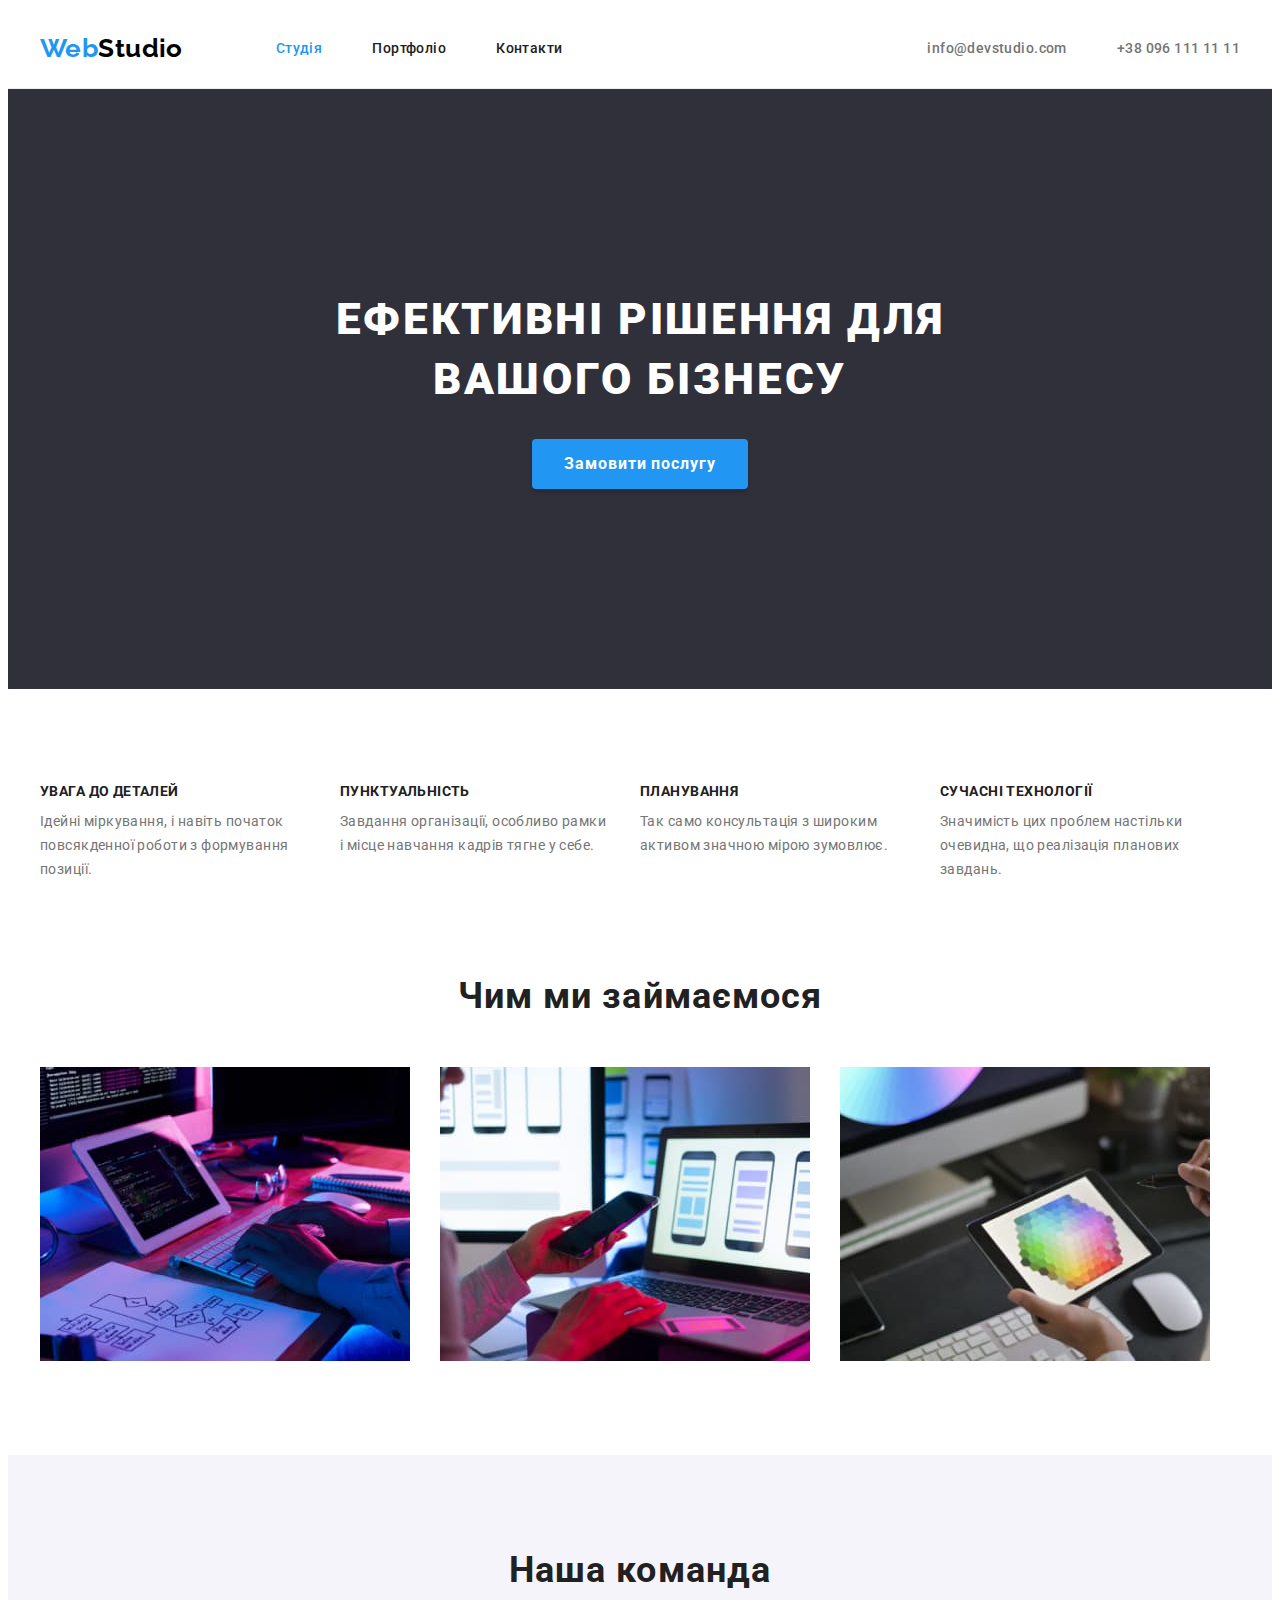
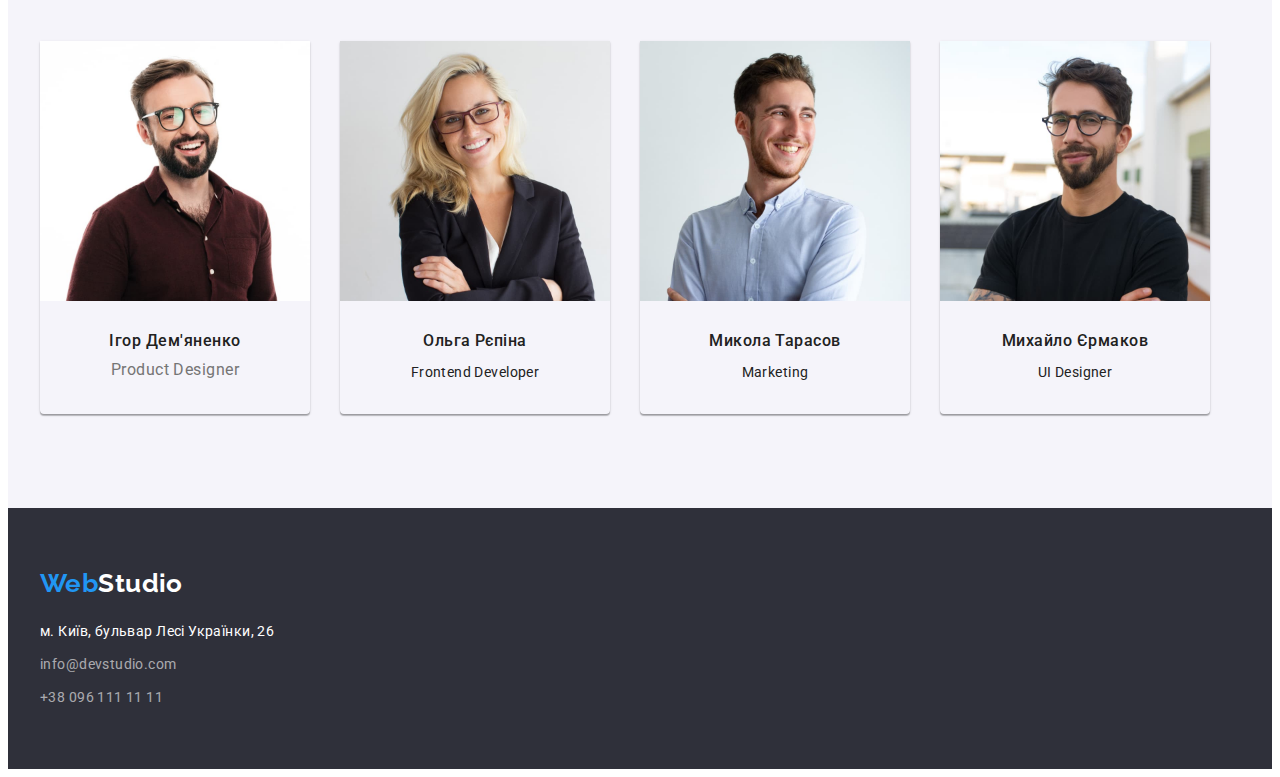
<file: index.html>
<!DOCTYPE html>
<html lang="uk">
<head>
  <meta charset="UTF-8" />
  <meta http-equiv="X-UA-Compatible" content="IE=edge" />
  <meta name="viewport" content="width=device-width, initial-scale=1.0" />
  <meta name="description" content="Best ukrainian Web Studio" />
  <title lang="en">WebStudio</title>
  <!-- Fonts-->
  <link rel="preconnect" href="https://fonts.googleapis.com" />
  <link rel="preconnect" href="https://fonts.gstatic.com" crossorigin />
  <link href="https://fonts.googleapis.com/css2?family=Raleway:wght@700&family=Roboto:wght@400;500;700;900&display=swap"
    rel="stylesheet" />
  <!-- Modern normalize -->
  <link rel="stylesheet" href="https://cdnjs.cloudflare.com/ajax/libs/modern-normalize/1.1.0/modern-normalize.min.css"
    integrity="sha512-wpPYUAdjBVSE4KJnH1VR1HeZfpl1ub8YT/NKx4PuQ5NmX2tKuGu6U/JRp5y+Y8XG2tV+wKQpNHVUX03MfMFn9Q=="
    crossorigin="anonymous" referrerpolicy="no-referrer" />
  <!-- Custom styles -->
  <link rel="stylesheet" href="./css/styles.css" />
</head>
<body class="page-studio">
  <header class="header">
    <div class="container">
      <div class="header-container">
      <a class="logo" href="./index.html" lang="en"><span class="logo-part-1">Web</span>Studio</a>
      <nav class="main-nav">
        <ul class="list">
          <li class="list-item current">
            <a class="main-nav-link link" href="./index.html">Студія</a>
          </li>
          <li class="list-item">
            <a class="main-nav-link link" href="./portfolio.html">Портфоліо</a>
          </li>
          <li class="main-nav-link list-item"><a class="link" href="">Контакти</a></li>
        </ul>
      </nav>
      <ul class="list">
        <li class="list-item">
          <a class="link contacts" href="mailto:info@devstudio.com" lang="en">info@devstudio.com</a>
        </li>
        <li class="list-item">
          <a class="link contacts" href="tel:+380961111111">+38 096 111 11 11</a>
        </li>
      </ul>
      </div>
    </div>
  </header>
  <main>
    <!--Head-->
    <section class="head">
      <div class="container">
        <h1 class="head-title">Ефективні рішення для вашого бізнесу</h1>
        <button class="btn" type="button">Замовити послугу</button>
      </div>
    </section>
    <!--Our features-->
    <section class="section features">
      <div class="container">
        <h2 class="features-title visually-hidden">Наші переваги</h2>
        <ul class="list features-list">
          <li class="list-item">
            <h3 class="features-subtitle">УВАГА ДО ДЕТАЛЕЙ</h3>
            <p class="features-desc">
              Ідейні міркування, і навіть початок повсякденної роботи з
              формування позиції.
            </p>
          </li>
          <li class="list-item">
            <h3 class="features-subtitle">ПУНКТУАЛЬНІСТЬ</h3>
            <p class="features-desc">
              Завдання організації, особливо рамки і місце навчання кадрів тягне
              у себе.
            </p>
          </li>
          <li class="list-item">
            <h3 class="features-subtitle">ПЛАНУВАННЯ</h3>
            <p class="features-desc">
              Так само консультація з широким активом значною мірою зумовлює.
            </p>
          </li>
          <li class="list-item">
            <h3 class="features-subtitle">СУЧАСНІ ТЕХНОЛОГІЇ</h3>
            <p class="features-desc">
              Значимість цих проблем настільки очевидна, що реалізація планових
              завдань.
            </p>
          </li>
        </ul>
      </div>
    </section>
    <!--What are we doing-->
    <section class="section what-doing">
      <div class="container">
        <h2 class="what-doing-title">Чим ми займаємося</h2>
        <ul class="list what-doing-list">
          <li class="list-item">
            <img class="image" src="./images/about/box-1.jpg" alt="Coding on pc" width="370" height="295" />
          </li>
          <li class="list-item">
            <img class="image" src="./images/about/box-2.jpg" alt="Coding on phone" width="370" height="295" />
          </li>
          <li class="list-item">
            <img class="image" src="./images/about/box-3.jpg" alt="Coding on tablet" width="370" height="295" />
          </li>
        </ul>
      </div>
    </section>
    <!--Our team-->
    <section class="section team">
      <div class="container">
        <h2 class="team-title">Наша команда</h2>
        <ul class="list team-list">
          <li class="list-item team-list-item">
            <img class="image-team" src="./images/our_team/product-designer.jpg" alt="product designer" width="270"
              height="260" />
            <div class="team-description">
            <h3 class="team-subtitle">Ігор Дем'яненко</h3>
            <p class="team-desc-text" lang="en">Product Designer</p>
            </div>
          </li>
          <li class="list-item team-list-item">
            <img class="image-team" src="./images/our_team/frontend-developer.jpg" alt="frontend developer" width="270"
              height="260" />
            <div class="team-description">
            <h3 class="team-subtitle">Ольга Рєпіна</h3>
            <p class="team-desc" lang="en">Frontend Developer</p>
            </div>
          </li>
          <li class="list-item team-list-item">
            <img class="image-team" src="./images/our_team/marketing-specialist.jpg" alt="marketing-specialist"
              width="270" height="260" />
            <div class="team-description">
              <h3 class="team-subtitle">Микола Тарасов</h3>
              <p class="team-desc" lang="en">Marketing</p>
            </div>
          </li>
          <li class="list-item team-list-item">
            <img class="image-team" src="./images/our_team/ui-designer.jpg" alt="ui designer" width="270"
              height="260" />
            <div class="team-description">
              <h3 class="team-subtitle">Михайло Єрмаков</h3>
              <p class="team-desc" lang="en">UI Designer</p>
            </div>
          </li>
        </ul>
      </div>
    </section>
  </main>
  <!-- Footer -->
  <footer class="footer">
    <div class="container">
      <a class="footer-logo" href="./index.html" lang="en"><span class="logo-part-1">Web</span>Studio</a>
      <address class="address">
        <ul class="list">
          <li class="list-item">
            <a class="link map" href="https://goo.gl/maps/CvRqp5zj1Loa8sqB6" target="_blank"
              rel="noopener noreferrer">м. Київ, бульвар Лесі Українки, 26
            </a>
          </li>
          <li class="list-item">
            <a class="link" href="mailto:info@devstudio.com" lang="en">info@devstudio.com</a>
          </li>
          <li class="list-item">
            <a class="link" href="tel:+380961111111">+38 096 111 11 11</a>
          </li>
        </ul>
      </address>
    </div>
  </footer>
</body>
</html>
</file>
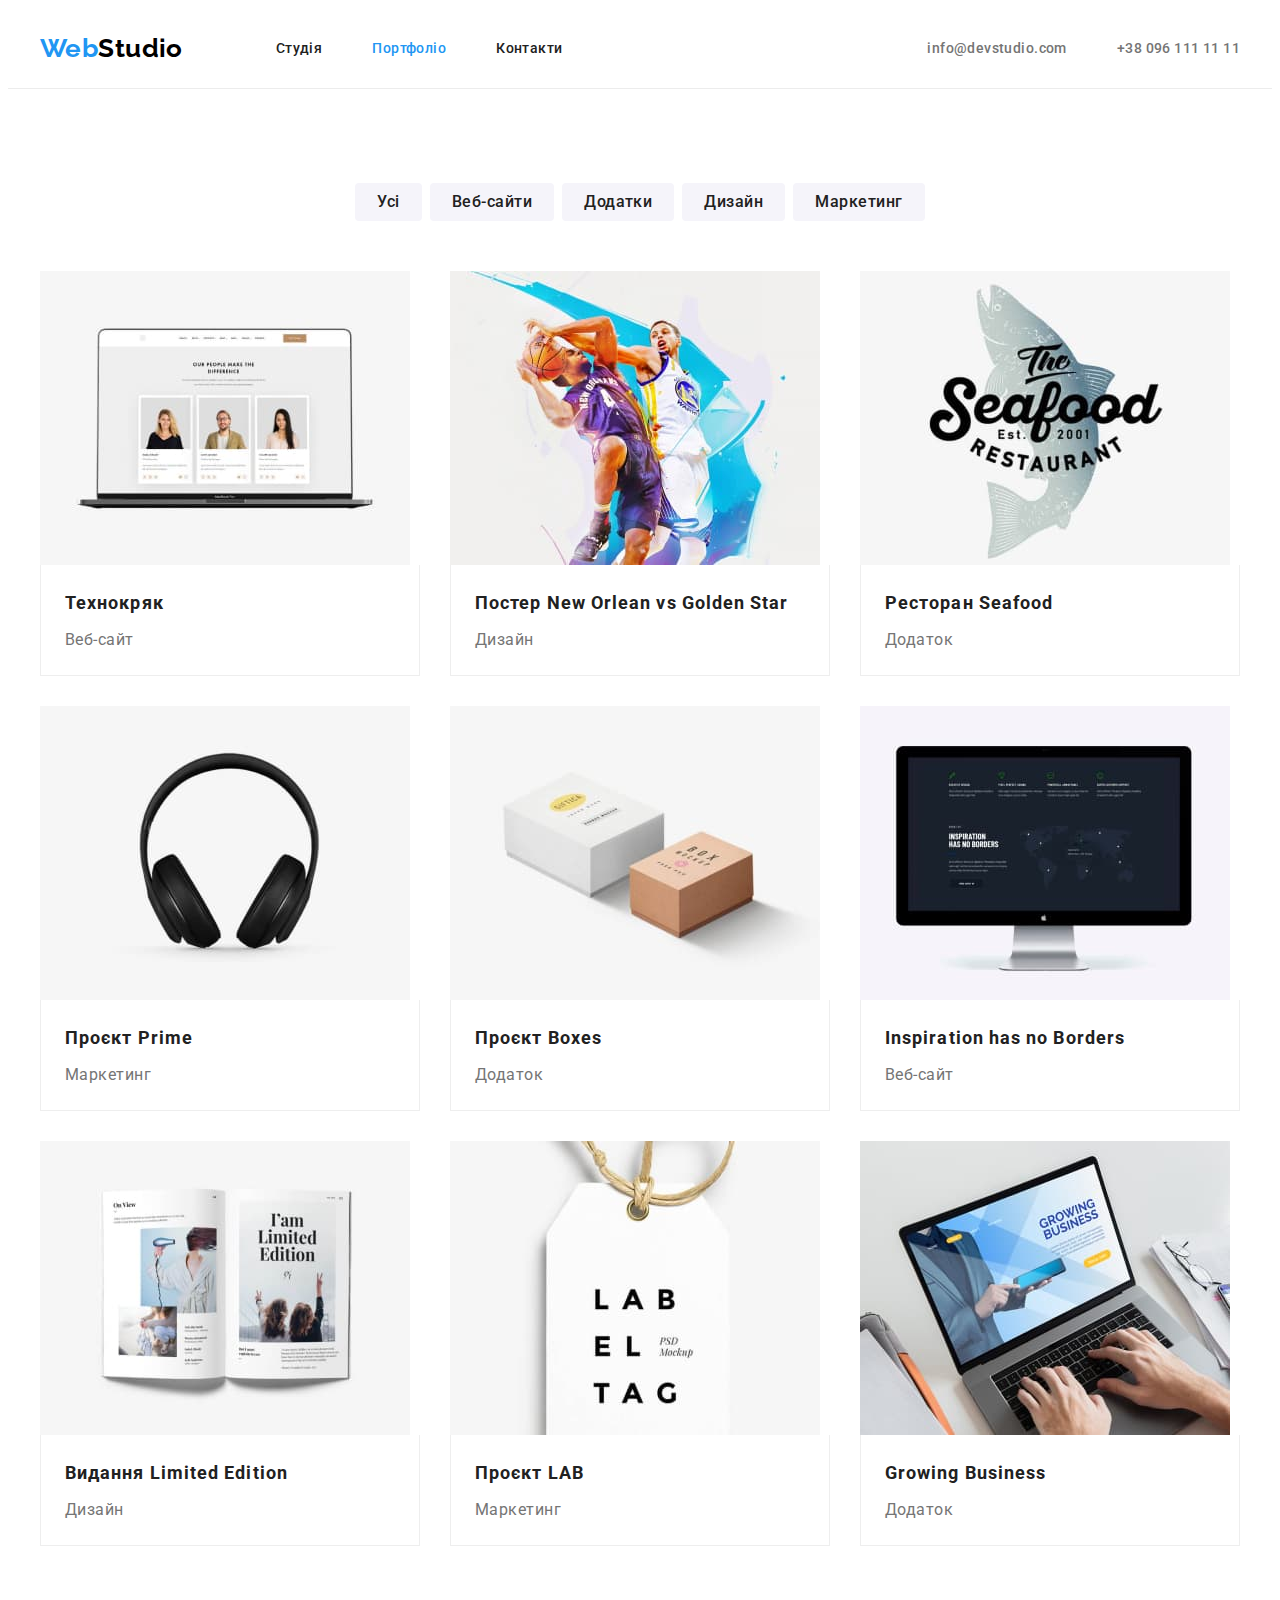
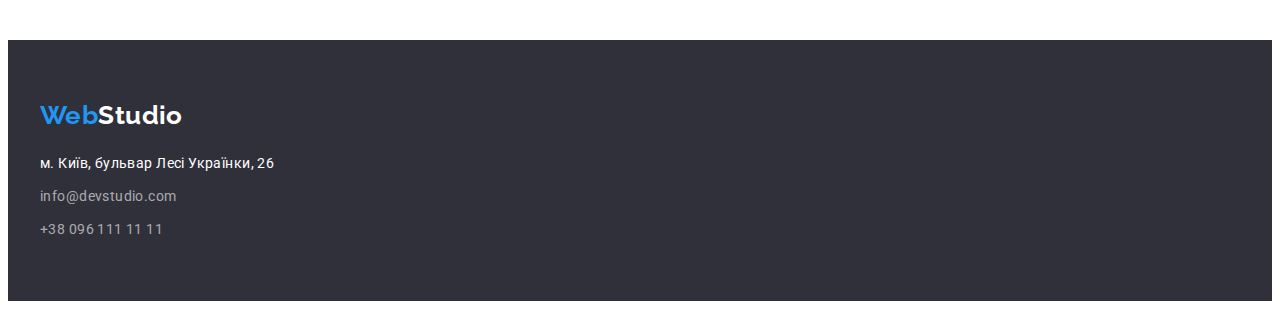
<file: portfolio.html>
<!DOCTYPE html>
<html lang="uk">
  <head>
    <meta charset="UTF-8" />
    <meta http-equiv="X-UA-Compatible" content="IE=edge" />
    <meta name="viewport" content="width=device-width, initial-scale=1.0" />
    <meta name="description" content="Best ukrainian Web Studio" />
    <title lang="en">Portfolio</title>
    <!-- Fonts-->
    <link rel="preconnect" href="https://fonts.googleapis.com" />
    <link rel="preconnect" href="https://fonts.gstatic.com" crossorigin />
    <link
      href="https://fonts.googleapis.com/css2?family=Raleway:wght@700&family=Roboto:wght@400;500;700;900&display=swap"
      rel="stylesheet"
    />
    <!-- Modern normalize -->
    <link rel="stylesheet" href="https://cdnjs.cloudflare.com/ajax/libs/modern-normalize/1.1.0/modern-normalize.min.css"
      integrity="sha512-wpPYUAdjBVSE4KJnH1VR1HeZfpl1ub8YT/NKx4PuQ5NmX2tKuGu6U/JRp5y+Y8XG2tV+wKQpNHVUX03MfMFn9Q=="
      crossorigin="anonymous" referrerpolicy="no-referrer" />
    <!-- Custom styles -->
    <link rel="stylesheet" href="./css/styles.css" />
  </head>
  <body class="page-studio">
    <header class="header">
      <div class="container">
      <div class="header-container">
      <a class="logo" href="./index.html" lang="en"><span class="logo-part-1">Web</span>Studio</a>
      <nav class="main-nav">
        <ul class="list">
          <li class="list-item">
            <a class="main-nav-link link" href="./index.html">Студія</a>
          </li>
          <li class="list-item current">
            <a class="main-nav-link link" href="./portfolio.html">Портфоліо</a>
          </li>
          <li class="list-item"><a class="main-nav-link link" href="">Контакти</a></li>
        </ul>
      </nav>
      <ul class="list">
        <li class="list-item">
          <a class="link contacts" href="mailto:info@devstudio.com" lang="en"
            >info@devstudio.com</a
          >
        </li>
        <li class="list-item">
          <a class="link contacts" href="tel:+380961111111"
            >+38 096 111 11 11</a
          >
        </li>
      </ul>
      </div>
      </div>
    </header>
    <main>
      <!--Portfolio-->
      <section class="section portfolio">
        <div class="container">
        <h1 class="portfolio-title">Наші роботи</h1>
        <ul class="list filter">
          <li class="list-item">
            <button class="btn" type="button">Усі</button>
          </li>
          <li class="list-item">
            <button class="btn" type="button">Веб-сайти</button>
          </li>
          <li class="list-item">
            <button class="btn" type="button">Додатки</button>
          </li>
          <li class="list-item">
            <button class="btn" type="button">Дизайн</button>
          </li>
          <li class="list-item">
            <button class="btn" type="button">Маркетинг</button>
          </li>
        </ul>
        <ul class="list portfolio-list">
          <li class="list-item portfolio-item">
            <img
              class="image-portfolio"
              src="./images/portfolio-img/portfolio-img-1.jpg"
              alt="Website screen"
              width="370"
              height="295"
            />
            <div class="img-descr">
            <h2 class="image-title">Технокряк</h2>
            <p class="image-desc">Веб-сайт</p>
            </div>
          </li>
          <li class="list-item portfolio-item">
            <img
              class="image-portfolio"
              src="./images/portfolio-img/portfolio-img-2.jpg"
              alt="Poster screen"
              width="370"
              height="295"
            />
            <div class="img-descr">
            <h2 class="image-title">Постер New Orlean vs Golden Star</h2>
            <p class="image-desc">Дизайн</p>
            </div>
          </li>
          <li class="list-item portfolio-item">
            <img
              class="image-portfolio"
              src="./images/portfolio-img/portfolio-img-3.jpg"
              alt="Application screen"
              width="370"
              height="295"
            />
            <div class="img-descr">
            <h2 class="image-title">Ресторан Seafood</h2>
            <p class="image-desc">Додаток</p>
            </div>
          </li>
          <li class="list-item portfolio-item">
            <img
              class="image-portfolio"
              src="./images/portfolio-img/portfolio-img-4.jpg"
              alt="Marketing project"
              width="370"
              height="295"
            />
            <div class="img-descr">
            <h2 class="image-title">Проєкт Prime</h2>
            <p class="image-desc">Маркетинг</p>
            </div>
          </li>
          <li class="list-item portfolio-item">
            <img
              class="image-portfolio"
              src="./images/portfolio-img/portfolio-img-5.jpg"
              alt="Application screen"
              width="370"
              height="295"
            />
            <div class="img-descr">
            <h2 class="image-title">Проєкт Boxes</h2>
            <p class="image-desc">Додаток</p>
            </div>
          </li>
          <li class="list-item portfolio-item">
            <img
              class="image-portfolio"
              src="./images/portfolio-img/portfolio-img-6.jpg"
              alt="Website screen"
              width="370"
              height="295"
            />
            <div class="img-descr">
            <h2 class="image-title">Inspiration has no Borders</h2>
            <p class="image-desc">Веб-сайт</p>
            </div>
          </li>
          <li class="list-item portfolio-item">
            <img
              class="image-portfolio"
              src="./images/portfolio-img/portfolio-img-7.jpg"
              alt="Poster screen"
              width="370"
              height="295"
            />
            <div class="img-descr">
            <h2 class="image-title">Видання Limited Edition</h2>
            <p class="image-desc">Дизайн</p>
            </div>
          </li>
          <li class="list-item portfolio-item">
            <img
              class="image-portfolio"
              src="./images/portfolio-img/portfolio-img-8.jpg"
              alt="Marketing project"
              width="370"
              height="295"
            />
            <div class="img-descr">
            <h2 class="image-title">Проєкт LAB</h2>
            <p class="image-desc">Маркетинг</p>
            </div>
          </li>
          <li class="list-item portfolio-item">
            <img
              class="image-portfolio"
              src="./images/portfolio-img/portfolio-img-9.jpg"
              alt="Application screen"
              width="370"
              height="295"
            />
            <div class="img-descr">
            <h2 class="image-title">Growing Business</h2>
            <p class="image-desc">Додаток</p>
            </div>
          </li>
        </ul>
        </div>
      </section>
    </main>
    <!-- Footer -->
    <footer class="footer">
      <div class="container">
      <a class="footer-logo" href="./index.html" lang="en"><span class="logo-part-1">Web</span>Studio</a>
      <address class="address">
        <ul class="list">
          <li class="list-item">
            <a
              class="link map"
              href="https://goo.gl/maps/CvRqp5zj1Loa8sqB6"
              target="_blank"
              rel="noopener noreferrer"
              >м. Київ, бульвар Лесі Українки, 26
            </a>
          </li>
          <li class="list-item">
            <a class="link" href="mailto:info@devstudio.com" lang="en"
              >info@devstudio.com</a
            >
          </li>
          <li class="list-item">
            <a class="link" href="tel:+380961111111">+38 096 111 11 11</a>
          </li>
        </ul>
      </address>
      </div>
    </footer>
  </body>
</html>
</file>
<file: css/styles.css>
:root {
    /* Fonts */
    --main-font: Roboto, sans-serif;
    --secondary-font: Raleway, sans-serif;
    /* Text colors */
    --main-txt-cl: #212121;
    --accent-txt-cl: #2196F3;
    --logo-main-txt-cl: #000000;
    --grey-txt-cl: #757575;
    --grey-txt-cl-60: rgba(255, 255, 255, 0.6);
    --light-txt-cl: #FFFFFF;
    /* Background colors */
    --main-bcg-cl: #FFFFFF;
    --btn-bcg-cl: #2196F3;
    --black-bcg-cl: #2F303A;
    --light-bcg-cl: #F5F4FA;
    --border-first-cl: #ECECEC;
    --border-secondary-cl: #EEEEEE;
    /* Others */
    --btn-radius: 4px;
    --items: 3;
    --indent: 30px;
}

.page-studio {
    font-family: var(--main-font);
    font-size: 14px;
    line-height: calc(24 / 14);
    letter-spacing: 0.03em;
    color: var(--main-txt-cl);
    background-color: var(--main-bcg-cl);
}

h1,
h2,
h3,
h4,
h5,
h6,
p {
    margin: 0;
}

img {
    display: block;
    max-width: 100%;
    height: auto;
}

.link {
    text-decoration: none;
    color: currentColor;
}

.list {
    list-style: none;
    margin: 0;
    padding: 0;
}

.container {
    width: 1200px;
    padding-left: 15px;
    padding-right: 15px;
    margin-left: auto;
    margin-right: auto;
}

/* Header */

.header {
    border-bottom: 1px solid var(--border-first-cl);
}

.header-container {
    display: flex;
    align-items: center;
}

/* Logo */

.logo {
    margin-right: 93px;
    font-family: var(--secondary-font);
    font-weight: 700;
    font-size: 26px;
    line-height: calc(31 / 26);
    color: var(--logo-main-txt-cl);
    text-decoration: inherit;
}

.logo-part-1 {
    color: var(--accent-txt-cl);
}

/* Pages list */

.main-nav {
    margin-right: auto;
}

.header .list {
    display: flex;
    gap: 50px;
    font-weight: 500;
    line-height: calc(16 / 14);
}

.list-item.current {
    color: var(--accent-txt-cl);
}

.link:hover,
.link:focus {
    color: var(--accent-txt-cl);
}

.main-nav-link {
    padding-top: 32px;
    padding-bottom: 32px;
    display: block;
    align-items: center;
}


/* Contacts */

.contacts {
    font-weight: 500;
    line-height: calc(16 / 14);
    color: var(--grey-txt-cl);
    padding-top: 32px;
    padding-bottom: 32px;
    display: block;
    align-items: center;
}

/* Main */

.section {
    padding-top: 94px;
    padding-bottom: 94px;
}

/* Head */

.head {
    padding-top: 200px;
    padding-bottom: 200px;
    text-align: center;
    background-color: var(--black-bcg-cl);
}

.head-title {
    width: 696px;
    margin-bottom: 30px;
    margin-left: auto;
    margin-right: auto;
    font-weight: 900;
    font-size: 44px;
    line-height: calc(60 / 44);
    letter-spacing: 0.06em;
    text-transform: uppercase;
    color: var(--light-txt-cl);
}

.head .btn {
    padding: 10px 32px;
    margin-left: auto;
    margin-right: auto;
    border: transparent;
    font-family: inherit;
    font-weight: 700;
    font-size: 16px;
    line-height: calc(30 / 16);
    letter-spacing: 0.06em;
    color: var(--light-txt-cl);
    background-color: var(--btn-bcg-cl);
    cursor: pointer;
    box-shadow: 0px 4px 4px rgba(0, 0, 0, 0.15);
    border-radius: var(--btn-radius);

}

/* Our features */

.features-list {
    display: flex;
    gap: 30px;
}

.portfolio-title,
.features-title.visually-hidden {
    position: absolute;
    white-space: nowrap;
    width: 1px;
    height: 1px;
    overflow: hidden;
    border: 0;
    padding: 0;
    clip: rect(0 0 0 0);
    clip-path: inset(50%);
    margin: -1px;
}

.features-subtitle {
    margin-bottom: 10px;
    font-size: 14px;
    font-weight: 700;
    line-height: calc(16 / 14);
    text-transform: uppercase;
}

.features-desc {
    width: 270px;
    color: var(--grey-txt-cl);
}

/* What we are doing */

.what-doing {
    padding-top: 0;
}

.what-doing-list {
    display: flex;
    gap: 30px;
}

.what-doing-title {
    text-align: center;
    margin-bottom: 50px;
    font-weight: 700;
    font-size: 36px;
    line-height: calc(42 / 36);
    letter-spacing: 0.03em;
}

/* Our team */

.team {
    background-color: var(--light-bcg-cl);
}

.team-title {
    text-align: center;
    margin-bottom: 50px;
    font-weight: 700;
    font-size: 36px;
    line-height: calc(42 / 36);
    letter-spacing: 0.03em;
}

.team-list {
    display: flex;
    gap: 30px;
}

.team-list-item {
    box-shadow: 0px 1px 3px rgba(0, 0, 0, 0.12), 0px 1px 1px rgba(0, 0, 0, 0.14), 0px 2px 1px rgba(0, 0, 0, 0.2);
    border-bottom-left-radius: var(--btn-radius);
    border-bottom-right-radius: var(--btn-radius);
}

.team-description {
    padding-top: 30px;
    padding-bottom: 30px;
    text-align: center;
}


.team-subtitle {
    margin-bottom: 10px;
    font-weight: 500;
    font-size: 16px;
    line-height: calc(19 / 16);
    letter-spacing: 0.03em;
}

.team-desc-text {
    font-size: 16px;
    line-height: calc(19 / 16);
    letter-spacing: 0.03em;
    color: var(--grey-txt-cl);
}

/* Footer */

.footer {
    padding-top: 60px;
    padding-bottom: 60px;
    background-color: var(--black-bcg-cl);
}

.footer-logo {
    font-family: var(--secondary-font);
    font-weight: 700;
    font-size: 26px;
    line-height: calc(31 / 26);
    color: var(--logo-main-txt-cl);
    text-decoration: inherit;
    display: block;
    margin-bottom: 20px;
    color: var(--light-txt-cl);
}

.footer .list-item {
    margin-bottom: 9px;
}

.footer .list-item:last-child {
    margin-bottom: 0;
}

.address {
    font-style: inherit;
}

.address .list {
    color: var(--grey-txt-cl-60);
}


.map {
    color: var(--light-txt-cl);
}

.address .link:hover,
.address .link:focus {
    color: var(--accent-txt-cl);
}

/* Portfolio */

.filter {
    display: flex;
    gap: 8px;
    justify-content: center;
    margin-bottom: 50px;
}


.section .btn {
    padding: 6px 22px;
    border: transparent;
    font-family: var(--main-font);
    font-weight: 500;
    font-size: 16px;
    line-height: calc(26 / 16);
    letter-spacing: 0.03em;
    color: var(--main-txt-cl);
    background-color: var(--light-bcg-cl);
    cursor: pointer;
    background: var(--light-bcg-cl);
    border-radius: var(--btn-radius);
}

.section .btn:hover,
.section .btn:focus {
    color: var(--light-txt-cl);
    background-color: var(--btn-bcg-cl);
}

.portfolio-list {
    display: flex;
    flex-wrap: wrap;
    gap: 30px;
}

.portfolio-item {
    flex-basis: calc((100% - var(--indent) * (var(--items) - 1)) / var(--items));
}

.img-descr {
    padding-top: 20px;
    padding-left: 24px;
    padding-right: 24px;
    padding-bottom: 20px;
    border-bottom: 1px solid var(--border-secondary-cl);
    border-left: 1px solid var(--border-secondary-cl);
    border-right: 1px solid var(--border-secondary-cl);
}

.image-title {
    font-weight: 700;
    font-size: 18px;
    line-height: calc(36 / 18);
    letter-spacing: 0.06em;
    margin-bottom: 4px;
}

.image-desc {
    font-size: 16px;
    line-height: calc(30 / 16);
    letter-spacing: 0.03em;
    color: var(--grey-txt-cl);
}
</file>
